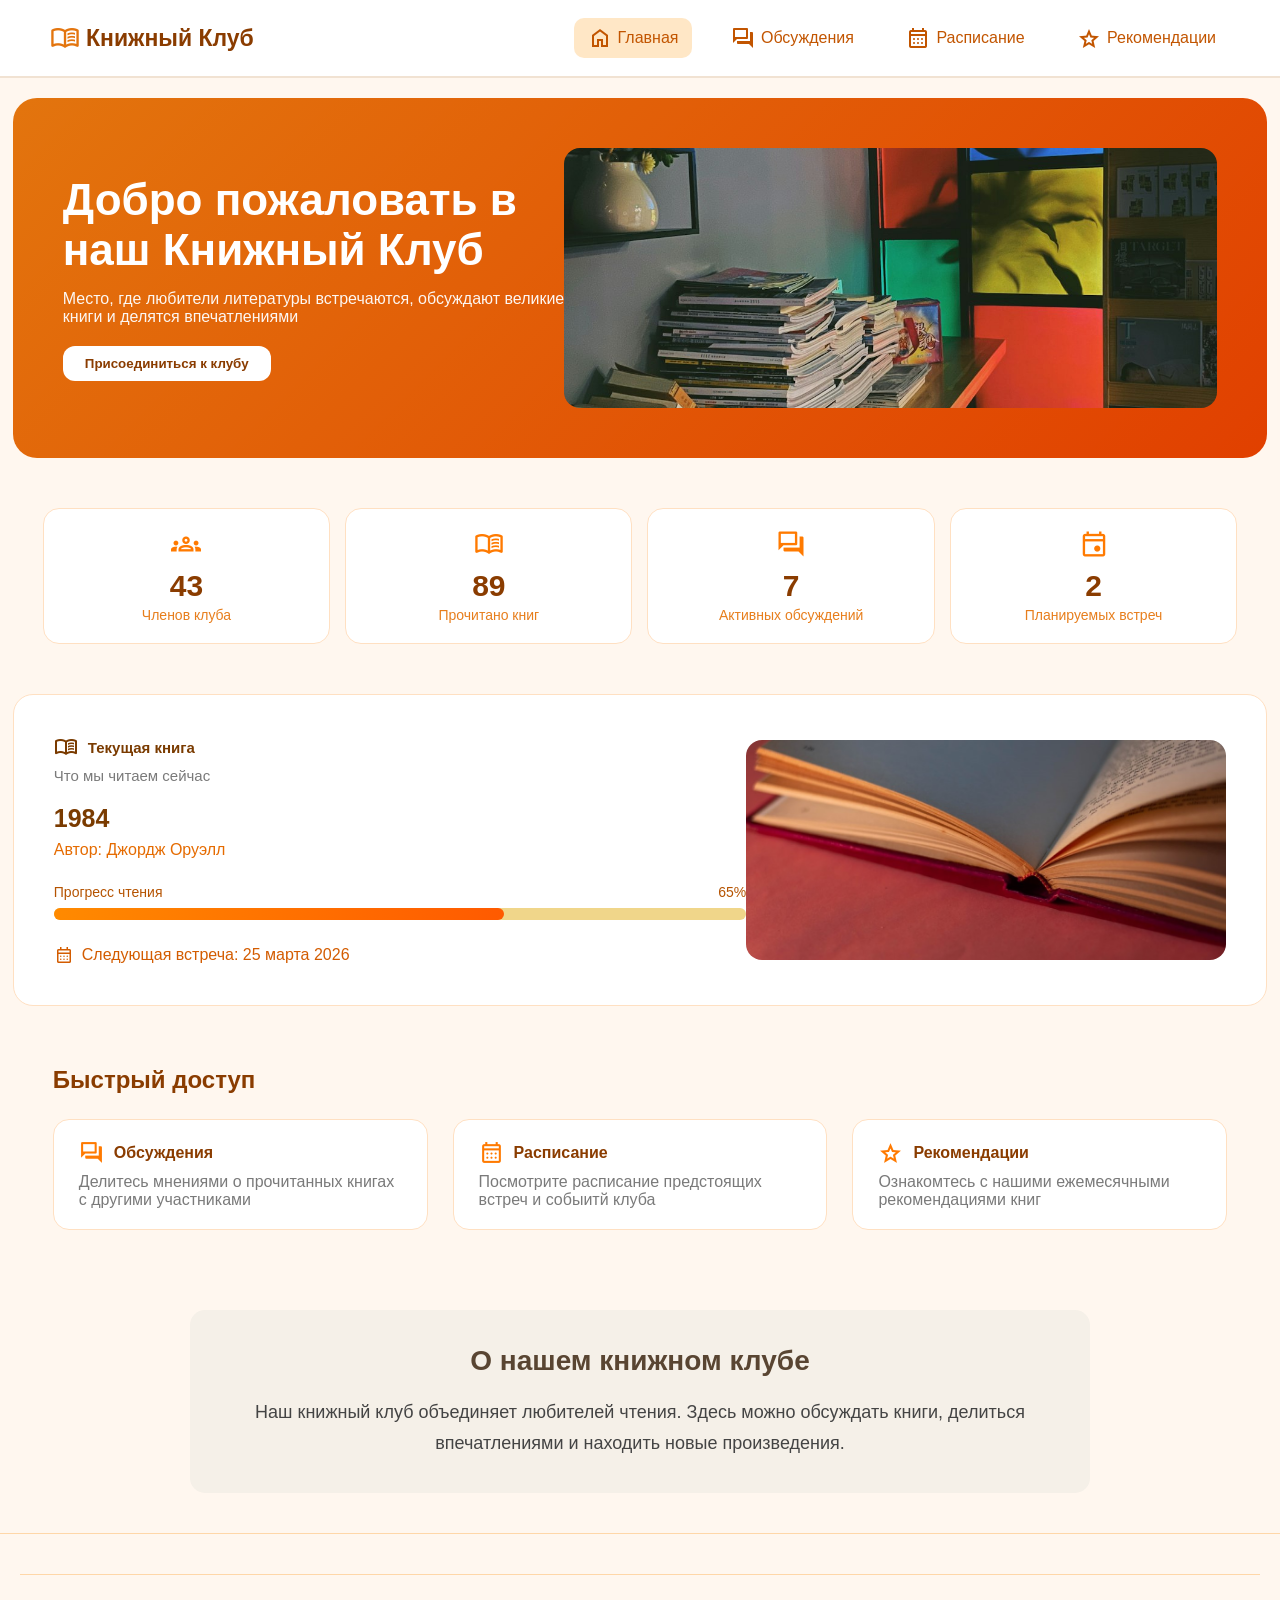
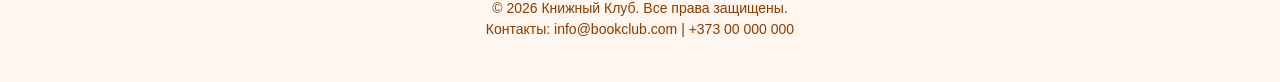
<file: BookClub/index.html>
<!DOCTYPE html>
<html lang="ru">
<head>
    <meta charset="UTF-8">
    <meta name="viewport" content="width=device-width, initial-scale=1.0">
    <title>Книжный клуб</title>
    <link rel="stylesheet" href="style.css">
    <meta name="description" content="Ежемесячные подборки книг от участников Книжного Клуба.
                                      Узнайте о лучших книгах и предложите свои рекомендации.">
    <meta name="keywords" content="книги, рекомендации, клуб, чтение, литература, современные книги, классика"> 
    <!-- Иконки -->
    <link href="https://fonts.googleapis.com/css2?family=Material+Symbols+Outlined" rel="stylesheet">
</head>

<body>

<header class="header">
    <div class="logo">
    <span class="material-symbols-outlined">menu_book</span>
    <span class="logo-text">Книжный Клуб</span>
</div>

    <nav class="nav">
        <a href="index.html" class="active">
            <span class="material-symbols-outlined">home</span>
            Главная
        </a>

        <a href="discussion.html">
            <span class="material-symbols-outlined">forum</span>
            Обсуждения
        </a>

        <a href="schedule.html">
            <span class="material-symbols-outlined">calendar_month</span>
            Расписание
        </a>

        <a href="recommendations.html">
            <span class="material-symbols-outlined">star</span>
            Рекомендации
        </a>
    </nav>
</header>


<section class="hero">
    <div class="hero-text">
        <h1>Добро пожаловать в наш Книжный Клуб</h1>
        <p>Место, где любители литературы встречаются, обсуждают великие книги и делятся впечатлениями</p>
        <!-- Кнопка теперь открывает модальное окно -->
        <button class="main-btn" onclick="openRegister()">
            Присоединиться к клубу
        </button>
    </div>

    <div class="hero-image">
        <img src="images/books.jpg" alt="Обложка-книги">
    </div>
</section>

<!-- Модальное окно регистрации -->
<div id="registerModal" class="modal">
    <div class="modal-content">
        <span class="close" onclick="closeRegister()">&times;</span>
        <h2>Регистрация в Клубе</h2>
        <input type="text" id="regName" placeholder="Имя">
        <input type="email" id="regEmail" placeholder="Email">
        <input type="password" id="regPass" placeholder="Пароль">
        <button class="submit-book" onclick="submitRegister()">Зарегистрироваться</button>
    </div>
</div>


<section class="stats">

    <div class="card">
        <span class="material-symbols-outlined icon">groups</span>
        <h2>43</h2>
        <p>Членов клуба</p>
    </div>

    <div class="card">
        <span class="material-symbols-outlined icon">menu_book</span>
        <h2>89</h2>
        <p>Прочитано книг</p>
    </div>

    <div class="card">
        <span class="material-symbols-outlined icon">forum</span>
        <h2>7</h2>
        <p>Активных обсуждений</p>
    </div>

    <div class="card">
        <span class="material-symbols-outlined icon">event</span>
        <h2>2</h2>
        <p>Планируемых встреч</p>
    </div>

</section>


<section class="current-book">

    <div class="book-info">

        <div class="book-title">
            <span class="material-symbols-outlined">menu_book</span>
            <h2>Текущая книга</h2>
        </div>

        <p class="subtitle">Что мы читаем сейчас</p>

        <h3 class="book-name">1984</h3>
        <p class="author">Автор: Джордж Оруэлл</p>

        <div class="progress-header">
            <span>Прогресс чтения</span>
            <span class="percent">65%</span>
        </div>

        <div class="progress-bar">
            <div class="progress"></div>
        </div>

        <p class="date">
            <span class="material-symbols-outlined">calendar_month</span>
            Следующая встреча: 25 марта 2026
        </p>

    </div>

    <div class="book-image">
        <img src="images/open-book.jpg" alt="Изобрадение-книги">
    </div>

</section>


<section class="quick">

    <h2>Быстрый доступ</h2>

    <div class="quick-grid">

        <a href="discussion.html" class="quick-card">
            <div class="card-header">
                <span class="material-symbols-outlined">forum</span>
                <h3>Обсуждения</h3>
            </div>
            <p>Делитесь мнениями о прочитанных книгах с другими участниками</p>
        </a>

        <a href="schedule.html" class="quick-card">
            <div class="card-header">
                <span class="material-symbols-outlined">calendar_month</span>
                <h3>Расписание</h3>
            </div>
            <p>Посмотрите расписание предстоящих встреч и собыитй клуба</p>
        </a>

        <a href="recommendations.html" class="quick-card">
            <div class="card-header">
                <span class="material-symbols-outlined">star</span>
                <h3>Рекомендации</h3>
            </div>
            <p>Ознакомтесь с нашими ежемесячными рекомендациями книг</p>
        </a>

    </div>
</section>
    </div>
</section>

<!-- Информация о книжном клубе -->
<section class="club-info">
    <h2>О нашем книжном клубе</h2>
    <p>
        Наш книжный клуб объединяет любителей
        чтения. Здесь можно обсуждать книги,
        делиться впечатлениями и находить
        новые произведения.
    </p>
</section>

<!-- Нижний колонтитул -->
<footer class="footer">
<!-- Нижний колонтитул -->
<footer class="footer">
    <div class="footer-content">
        <p>© 2026 Книжный Клуб. Все права защищены.</p>
        <p>Контакты: info@bookclub.com | +373 00 000 000</p>
    </div>
</footer>
<script src="script.js"></script>
</body>
</html>
</file>
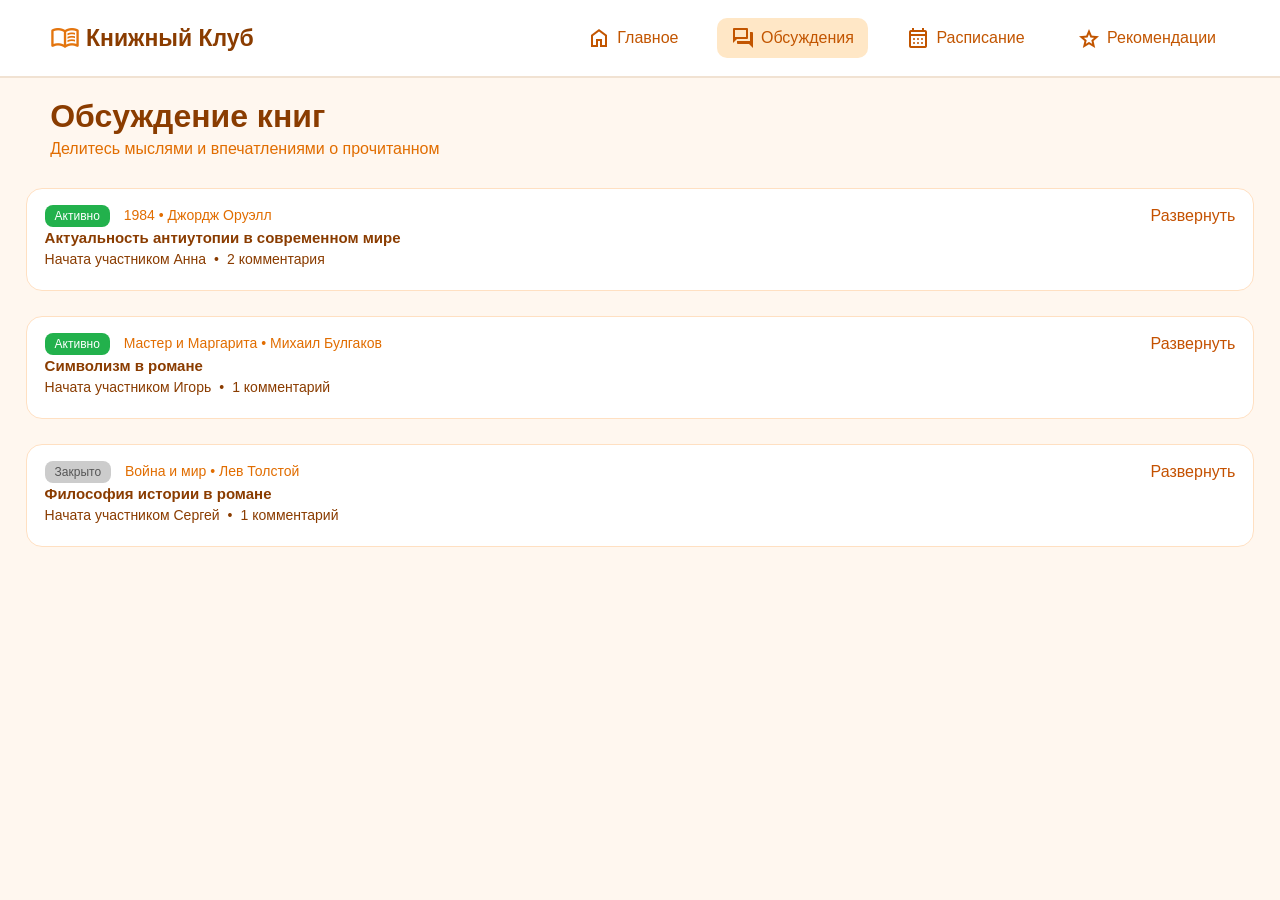
<file: BookClub/discussion.html>
<!DOCTYPE html>
<html lang="ru">
<head>
<meta charset="UTF-8">
<meta name="viewport" content="width=device-width, initial-scale=1.0">
<title>Обсуждения — Книжный Клуб</title>
<link rel="stylesheet" href="style.css">
<link href="https://fonts.googleapis.com/css2?family=Material+Symbols+Outlined" rel="stylesheet">
</head>
<body>

<header class="header">
    <div class="logo">
        <span class="material-symbols-outlined">menu_book</span>
        <span class="logo-text">Книжный Клуб</span>
    </div>

    <nav class="nav">
        <a href="index.html">
            <span class="material-symbols-outlined">home</span>
            Главное
        </a>

        <a href="discussion.html" class="active">
            <span class="material-symbols-outlined">forum</span>
            Обсуждения
        </a>

        <a href="schedule.html">
            <span class="material-symbols-outlined">calendar_month</span>
            Расписание
        </a>

        <a href="recommendations.html">
            <span class="material-symbols-outlined">star</span>
            Рекомендации
        </a>
    </nav>
</header>

<section class="discussion-page">

<h1 class="page-title">Обсуждение книг</h1>
<p class="page-subtitle">Делитесь мыслями и впечатлениями о прочитанном</p>


<!-- ===================== 1 ===================== -->

<div class="discussion-card">
<div class="card-header" onclick="toggleCard(this)">

<div>
<div class="book-line">
<span class="status active">Активно</span>
<span>1984</span>
<span class="dot">•</span>
<span>Джордж Оруэлл</span>
</div>

<h3 class="discussion-topic">
  Актуальность антиутопии в современном мире
</h3>

<div class="meta">
Начата участником Анна
<span class="dot">•</span>
2 комментария
</div>
</div>

<span class="toggle-text">Развернуть</span>
</div>


<div class="card-content">

<!-- Комментарий Анны -->
<div class="comment">
<div class="avatar">А</div>
<div class="comment-body">
<div class="comment-top">
<strong>Анна</strong>
<span>2 часа назад</span>
</div>
<p>
Как вы думаете, насколько предсказания Оруэлла оказались точными, особенно в свете современных технологий слежения?
</p>

<div class="comment-actions">
<span class="like-btn" onclick="like(this)">👍 <span>12</span></span>
<span onclick="showReply(this)">Ответить</span>
</div>

<div class="replies">

<div class="comment reply">
<div class="avatar small">Д</div>
<div class="comment-body reply-body">
<div class="comment-top">
<strong>Дмитрий</strong>
<span>1 час назад</span>
</div>
<p>
Очень точными. Концепция постоянного наблюдения через камеры и онлайн-слежку поразительно похожа.
</p>
</div>
</div>

</div>
</div>
</div>


<!-- Комментарий Елены -->
<div class="comment">
<div class="avatar">Е</div>
<div class="comment-body">
<div class="comment-top">
<strong>Елена</strong>
<span>4 часа назад</span>
</div>
<p>
Меня поразил язык «новояз». Это гениальная метафора манипуляции через язык и информацию.
</p>

<div class="comment-actions">
<span class="like-btn" onclick="like(this)">👍 <span>8</span></span>
<span onclick="showReply(this)">Ответить</span>
</div>

<div class="replies"></div>
</div>
</div>


<div class="add-comment">
<textarea placeholder="Добавьте свой комментарий..."></textarea>
<button onclick="addComment(this)">Опубликовать комментарий</button>
</div>

</div>
</div>



<!-- ===================== 2 ===================== -->

<div class="discussion-card">
<div class="card-header" onclick="toggleCard(this)">

<div>
<div class="book-line">
<span class="status active">Активно</span>
<span>Мастер и Маргарита</span>
<span class="dot">•</span>
<span>Михаил Булгаков</span>
</div>

<h3 class="discussion-topic">Символизм в романе</h3>

<div class="meta">
Начата участником Игорь
<span class="dot">•</span>
1 комментарий
</div>
</div>

<span class="toggle-text">Развернуть</span>
</div>

<div class="card-content">

<div class="comment">
<div class="avatar">И</div>
<div class="comment-body">
<div class="comment-top">
<strong>Игорь</strong>
<span>1 день назад</span>
</div>
<p>
Какие символы в романе вам показались наиболее значимыми?
</p>

<div class="comment-actions">
<span class="like-btn" onclick="like(this)">👍 <span>15</span></span>
<span onclick="showReply(this)">Ответить</span>
</div>

<div class="replies">

<div class="comment reply">
<div class="avatar small">М</div>
<div class="comment-body reply-body">
<div class="comment-top">
<strong>Мария</strong>
<span>20 часов назад</span>
</div>
<p>
Для меня это был бал сатаны. Невероятная сцена, полная символизма власти и искушения.
</p>
</div>
</div>

</div>
</div>
</div>

<div class="add-comment">
<textarea placeholder="Добавьте свой комментарий..."></textarea>
<button onclick="addComment(this)">Опубликовать комментарий</button>
</div>

</div>
</div>



<!-- ===================== 3 ===================== -->

<div class="discussion-card closed">
<div class="card-header" onclick="toggleCard(this)">

<div>
<div class="book-line">
<span class="status closed-status">Закрыто</span>
<span>Война и мир</span>
<span class="dot">•</span>
<span>Лев Толстой</span>
</div>

<h3 class="discussion-topic">Философия истории в романе</h3>

<div class="meta">
Начата участником Сергей
<span class="dot">•</span>
1 комментарий
</div>
</div>

<span class="toggle-text">Развернуть</span>
</div>

<div class="card-content">

<div class="comment">
<div class="avatar">С</div>
<div class="comment-body">
<div class="comment-top">
<strong>Сергей</strong>
<span>3 дня назад</span>
</div>
<p>
Толстой представляет уникальный взгляд на роль личности в истории. Что вы думаете о его философии?
</p>

<div class="comment-actions">
<span class="like-btn" onclick="like(this)">👍 <span>20</span></span>
<span onclick="showReply(this)">Ответить</span>
</div>

<div class="replies"></div>
</div>
</div>

</div>
</div>


</section>

<script src="script.js"></script>
</body>
</html>
</file>
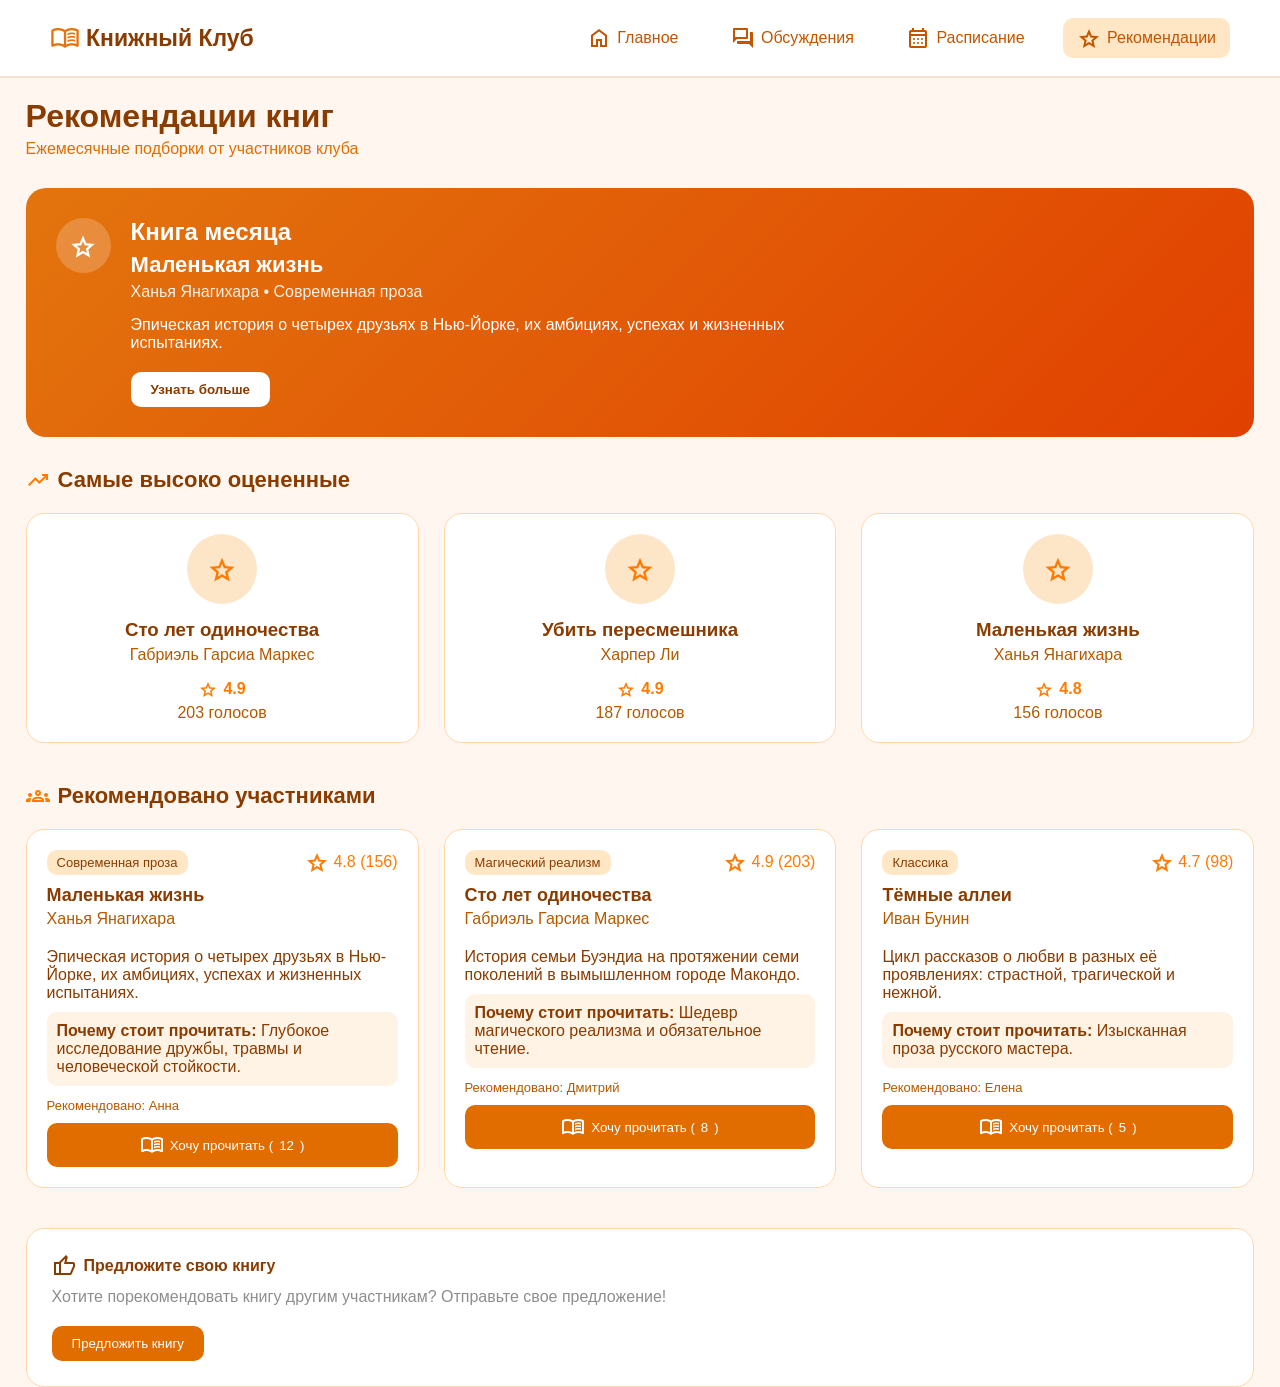
<file: BookClub/recommendations.html>
<!DOCTYPE html>
<html lang="ru">
<head>
<meta charset="UTF-8">
<meta name="viewport" content="width=device-width, initial-scale=1.0">
<title>Рекомендации — Книжный Клуб</title>
<link rel="stylesheet" href="style.css">
<link href="https://fonts.googleapis.com/css2?family=Material+Symbols+Outlined" rel="stylesheet">
</head>
<body>

<header class="header">
    <div class="logo">
        <span class="material-symbols-outlined">menu_book</span>
        <span class="logo-text">Книжный Клуб</span>
    </div>

    <nav class="nav">
        <a href="index.html">
            <span class="material-symbols-outlined">home</span>
            Главное
        </a>

        <a href="discussion.html">
            <span class="material-symbols-outlined">forum</span>
            Обсуждения
        </a>

        <a href="schedule.html">
            <span class="material-symbols-outlined">calendar_month</span>
            Расписание
        </a>

        <a href="recommendations.html" class="active">
            <span class="material-symbols-outlined">star</span>
            Рекомендации
        </a>
    </nav>
</header>


<h1 class="page-title">Рекомендации книг</h1>
<p class="page-subtitle">Ежемесячные подборки от участников клуба</p>


<section class="recommendation-page">

    <div class="book-month">

        <div class="month-icon">
            <span class="material-symbols-outlined">star</span>
        </div>

        <div class="month-content">

            <h2>Книга месяца</h2>

            <h3 class="month-book-title">Маленькая жизнь</h3>

            <p class="month-author">Ханья Янагихара • Современная проза</p>

            <p class="month-desc">
                Эпическая история о четырех друзьях в Нью-Йорке, их амбициях, успехах и жизненных испытаниях.
            </p>

            <button class="more-btn" onclick="toggleBookInfo()">
                Узнать больше
            </button>

        </div>

    </div>


    <!-- раскрывающийся блок -->
<div id="bookInfo" class="book-details">

    <div class="details-image">
        <img src="images/little-life.jpg" alt="Обложка книги Маленькая жизнь">
    </div>

    <div class="details-info">

        <h2>Маленькая жизнь</h2>

        <p>
            <span class="material-symbols-outlined">person</span>
            Автор: Ханья Янагихара
        </p>

        <p>
            <span class="material-symbols-outlined">star</span>
            Рейтинг клуба: 4.8
        </p>

        <p>
            <span class="material-symbols-outlined">menu_book</span>
            Жанр: современная проза
        </p>

        <p>
            <span class="material-symbols-outlined">groups</span>
            Прочитали: 12 участников
        </p>

    </div>

    <!-- новый блок справа -->
    <div class="book-description-block">

        <h2 class="description-title">Описание книги</h2>

        <p class="book-description-text">
            Американская писательница Ханья Янагихара создала необычный роман,
            где и о страшном, и о радостном говорится без лишнего надрыва и сентиментальности.
            Четверо друзей - талантливый архитектор Малкольм, начинающий актер Виллем, 
            уверенный в собственной неповторимости художник Джей-Би и гениальный юрист и математик Джуд 
            - пытаются добиться успеха в Нью-Йорке, но оказывается, что ни карьера, ни деньги, 
            ни слава не могут справиться с прошлым, если оно сильнее жизни…
        </p>

    </div>

</div>
</section>
<!-- Самые высоко оцененные книги -->

<section class="top-rated">

    <h2 class="top-title">
        <span class="material-symbols-outlined">trending_up</span>
        Самые высоко оцененные
    </h2>

    <div class="top-books">

        <!-- книга 1 -->
        <div class="top-book">
            <div class="top-icon">
                <span class="material-symbols-outlined">star</span>
            </div>

            <h3>Сто лет одиночества</h3>
            <p class="top-author">Габриэль Гарсиа Маркес</p>

            <p class="top-rating">
                <span class="material-symbols-outlined">star</span>
                4.9
            </p>

            <p class="top-votes">203 голосов</p>
        </div>

        <!-- книга 2 -->
        <div class="top-book">
            <div class="top-icon">
                <span class="material-symbols-outlined">star</span>
            </div>

            <h3>Убить пересмешника</h3>
            <p class="top-author">Харпер Ли</p>

            <p class="top-rating">
                <span class="material-symbols-outlined">star</span>
                4.9
            </p>

            <p class="top-votes">187 голосов</p>
        </div>

        <!-- книга 3 -->
        <div class="top-book">
            <div class="top-icon">
                <span class="material-symbols-outlined">star</span>
            </div>

            <h3>Маленькая жизнь</h3>
            <p class="top-author">Ханья Янагихара</p>

            <p class="top-rating">
                <span class="material-symbols-outlined">star</span>
                4.8
            </p>

            <p class="top-votes">156 голосов</p>
        </div>

    </div>

</section>
<!-- Рекомендовано участниками -->

<section class="members-recommend">

    <h2 class="members-title">
        <span class="material-symbols-outlined">groups</span>
        Рекомендовано участниками
    </h2>

    <div class="members-books" id="membersBooks">

        <!-- книга 1 -->
        <div class="member-book">

            <div class="genre">Современная проза</div>

            <div class="member-rating">
                <span class="material-symbols-outlined">star</span>
                4.8 (156)
            </div>

            <h3>Маленькая жизнь</h3>
            <p class="member-author">Ханья Янагихара</p>

            <p class="member-desc">
                Эпическая история о четырех друзьях в Нью-Йорке, их амбициях,
                успехах и жизненных испытаниях.
            </p>

            <div class="member-reason">
                <strong>Почему стоит прочитать:</strong>
                Глубокое исследование дружбы, травмы и человеческой стойкости.
            </div>

            <p class="recommended">Рекомендовано: Анна</p>

            <button class="read-btn" onclick="increaseInterest(this)">
                <span class="material-symbols-outlined">menu_book</span>
                Хочу прочитать (<span class="count">12</span>)
            </button>

        </div>


        <!-- книга 2 -->
        <div class="member-book">

            <div class="genre">Магический реализм</div>

            <div class="member-rating">
                <span class="material-symbols-outlined">star</span>
                4.9 (203)
            </div>

            <h3>Сто лет одиночества</h3>
            <p class="member-author">Габриэль Гарсиа Маркес</p>

            <p class="member-desc">
                История семьи Буэндиа на протяжении семи поколений
                в вымышленном городе Макондо.
            </p>

            <div class="member-reason">
                <strong>Почему стоит прочитать:</strong>
                Шедевр магического реализма и обязательное чтение.
            </div>

            <p class="recommended">Рекомендовано: Дмитрий</p>

            <button class="read-btn" onclick="increaseInterest(this)">
                <span class="material-symbols-outlined">menu_book</span>
                Хочу прочитать (<span class="count">8</span>)
            </button>

        </div>


        <!-- книга 3 -->
        <div class="member-book">

            <div class="genre">Классика</div>

            <div class="member-rating">
                <span class="material-symbols-outlined">star</span>
                4.7 (98)
            </div>

            <h3>Тёмные аллеи</h3>
            <p class="member-author">Иван Бунин</p>

            <p class="member-desc">
                Цикл рассказов о любви в разных её проявлениях:
                страстной, трагической и нежной.
            </p>

            <div class="member-reason">
                <strong>Почему стоит прочитать:</strong>
                Изысканная проза русского мастера.
            </div>

            <p class="recommended">Рекомендовано: Елена</p>

            <button class="read-btn" onclick="increaseInterest(this)">
                <span class="material-symbols-outlined">menu_book</span>
                Хочу прочитать (<span class="count">5</span>)
            </button>

        </div>

    </div>

</section>


<!-- Предложить книгу -->

<section class="suggest-book">

    <h4>
        <span class="material-symbols-outlined">thumb_up</span>
        Предложите свою книгу
    </h4>

    <p>
        Хотите порекомендовать книгу другим участникам?
        Отправьте свое предложение!
    </p>

    <button class="suggest-btn" onclick="toggleSuggestForm()">
        Предложить книгу
    </button>

    <!-- форма -->
    <div class="suggest-form" id="suggestForm">

        <input type="text" id="bookTitle" placeholder="Название книги">
        <input type="text" id="bookAuthor" placeholder="Автор">
        <input type="text" id="bookGenre" placeholder="Жанр">

        <textarea id="bookDesc" placeholder="Короткое описание"></textarea>

        <textarea id="bookReason" placeholder="Почему стоит прочитать"></textarea>

        <button class="submit-book" onclick="submitBook()">
            Отправить
        </button>

    </div>

</section>

<script src="script.js"></script>

</body>
</html>
</file>
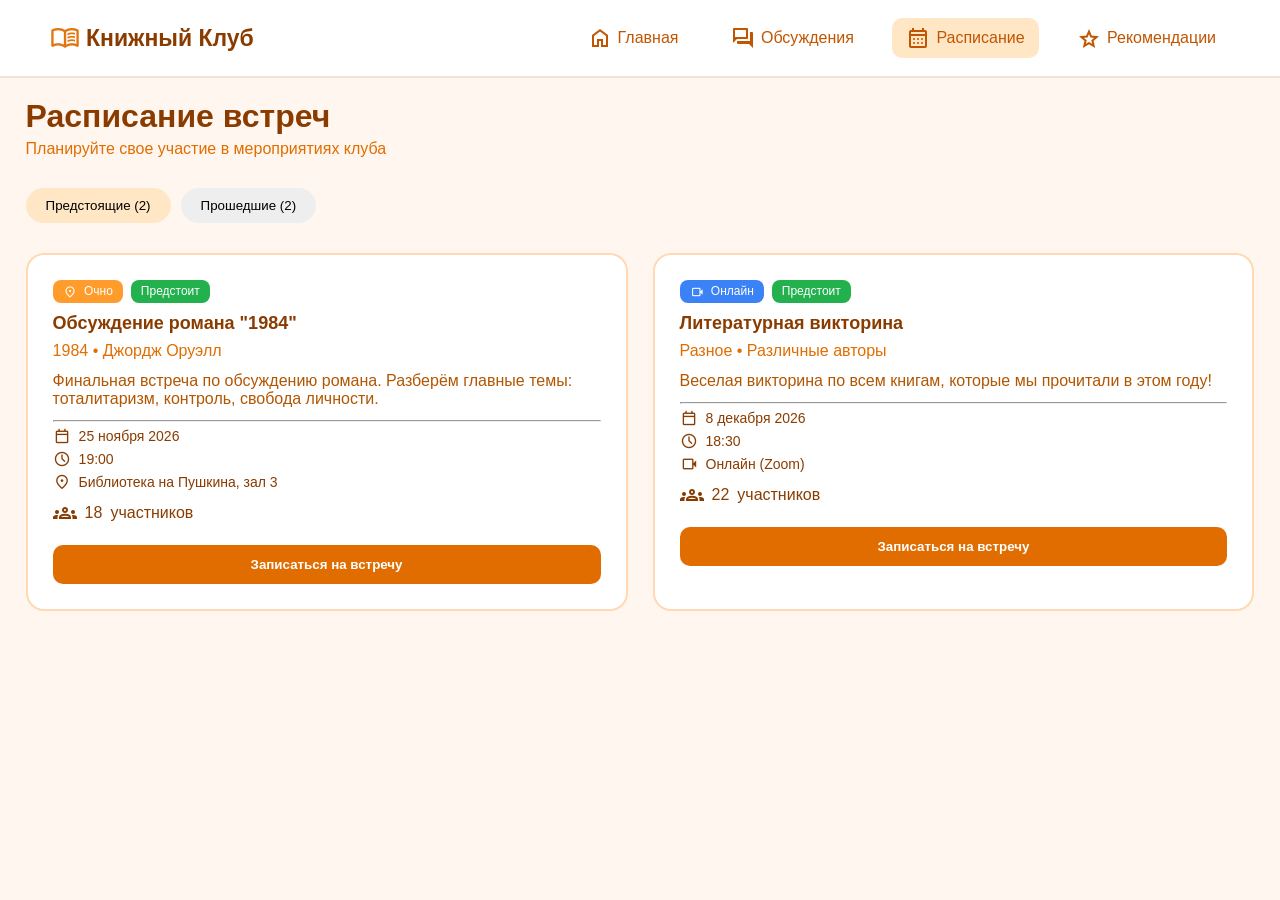
<file: BookClub/schedule.html>
<!DOCTYPE html>
<html lang="ru">
<head>
<meta charset="UTF-8">
<meta name="viewport" content="width=device-width, initial-scale=1.0">
<title>Расписание встреч</title>

<link rel="stylesheet" href="style.css">

<link href="https://fonts.googleapis.com/css2?family=Material+Symbols+Outlined" rel="stylesheet">
</head>

<body>

<header class="header">

<div class="logo">
<span class="material-symbols-outlined">menu_book</span>
<span class="logo-text">Книжный Клуб</span>
</div>

<nav class="nav">

<a href="index.html">
<span class="material-symbols-outlined">home</span>
Главная
</a>

<a href="discussion.html">
<span class="material-symbols-outlined">forum</span>
Обсуждения
</a>

<a href="schedule.html" class="active">
<span class="material-symbols-outlined">calendar_month</span>
Расписание
</a>

<a href="recommendations.html">
<span class="material-symbols-outlined">star</span>
Рекомендации
</a>

</nav>

</header>


<h1 class="page-title">Расписание встреч</h1>
<p class="page-subtitle">Планируйте свое участие в мероприятиях клуба</p>


<div class="tabs">

<button class="tab-btn active" data-tab="upcoming">
Предстоящие (2)
</button>

<button class="tab-btn" data-tab="past">
Прошедшие (2)
</button>

</div>



<div class="events active" id="upcoming">


<div class="event-card">

<div class="tags">
<span class="tag offline">
  <span class="material-symbols-outlined">location_on</span> Очно
</span>
<span class="tag soon">Предстоит</span>
</div>

<h3 class="event-title">Обсуждение романа "1984"</h3>
<p class="book">1984 • Джордж Оруэлл</p>

<p class="desc">
Финальная встреча по обсуждению романа. Разберём главные темы: тоталитаризм, контроль, свобода личности.
</p>

<hr>

<p class="meta"><span class="material-symbols-outlined">calendar_today</span> 25 ноября 2026</p>
<p class="meta"><span class="material-symbols-outlined">schedule</span> 19:00</p>
<p class="meta"><span class="material-symbols-outlined">location_on</span> Библиотека на Пушкина, зал 3</p>

<p class="participants">
<span class="material-symbols-outlined">groups</span>
<span class="count">18</span> участников
</p>

<button class="join-btn">Записаться на встречу</button>

</div>



<div class="event-card">

<div class="tags">
<span class="tag online">
  <span class="material-symbols-outlined">videocam</span> Онлайн
</span>
<span class="tag soon">Предстоит</span>
</div>

<h3 class="event-title">Литературная викторина</h3>
<p class="book">Разное • Различные авторы</p>

<p class="desc">
Веселая викторина по всем книгам, которые мы прочитали в этом году!
</p>

<hr>

<p class="meta"><span class="material-symbols-outlined">calendar_today</span> 8 декабря 2026</p>
<p class="meta"><span class="material-symbols-outlined">schedule</span> 18:30</p>
<p class="meta"><span class="material-symbols-outlined">videocam</span> Онлайн (Zoom)</p>

<p class="participants">
<span class="material-symbols-outlined">groups</span>
<span class="count">22</span> участников
</p>

<button class="join-btn">Записаться на встречу</button>

</div>

</div>



<div class="events" id="past">


<div class="event-card">

<div class="tags">
<span class="tag offline">
  <span class="material-symbols-outlined">location_on</span> Очно
</span>
</div>

<h3 class="event-title">Обсуждение "Мастера и Маргариты"</h3>
<p class="book">Мастер и Маргарита • Михаил Булгаков</p>

<p class="desc">
Разбор символизма, персонажей и главных тем романа.
</p>

<hr>

<p class="meta"><span class="material-symbols-outlined">calendar_today</span> 10 февраля 2026</p>
<p class="meta"><span class="material-symbols-outlined">schedule</span> 19:00</p>
<p class="meta"><span class="material-symbols-outlined">location_on</span> Библиотека на Пушкина</p>

<p class="participants">
<span class="material-symbols-outlined">groups</span>
20 участников
</p>

</div>



<div class="event-card">

<div class="tags">
<span class="tag online">
  <span class="material-symbols-outlined">videocam</span> Онлайн
</span>
</div>

<h3 class="event-title">Онлайн-дискуссия: Классика vs Современность</h3>
<p class="book">Разное • Различные авторы</p>

<p class="desc">
Дебаты о том, что важнее читать: классическую или современную литературу.
</p>

<hr>

<p class="meta"><span class="material-symbols-outlined">calendar_today</span> 28 января 2026</p>
<p class="meta"><span class="material-symbols-outlined">schedule</span> 20:00</p>
<p class="meta"><span class="material-symbols-outlined">videocam</span> Онлайн (Zoom)</p>

<p class="participants">
<span class="material-symbols-outlined">groups</span>
25 участников
</p>

</div>

</div>

<script src="script.js" defer></script>

</body>
</html>
</file>
<file: BookClub/style.css>
* {
    margin: 0;
    padding: 0;
    box-sizing: border-box;
    font-family: "Segoe UI", Arial, sans-serif;
}

body {
    background: #fff7ef;
    color: #3a2a1a;
}

/* ===== ГЛАВНАЯ ===== */
.header {
    display: flex;
    justify-content: space-between;
    align-items: center;
    padding: 18px 50px;
    background: white;
    border-bottom: 2px solid #f1e2d2;
}

.logo {
    display: flex;
    align-items: center;
    gap: 6px;             
}

.logo span.material-symbols-outlined {
    font-size: 30px;       /* размер иконки */
    color: #e16d00f1;      /* цвет иконки */
}

.logo-text {
    font-size: 23px;       /* размер текста */
    font-weight: 700;      /* жирность текста */
    color: #8a3c00;        /* цвет текста */
}

.nav a {
    margin-left: 20px;
    text-decoration: none;
    color: #c25500;
    font-weight: 500;
    display: inline-flex;
    align-items: center;
    gap: 6px;
    padding: 8px 14px;
    border-radius: 10px;
}

.nav a.active {
    background: #ffe7c6;
}

/* ===== Hero ===== */
.hero {
    width: 98%;                 /* ширина блока */
    margin: 20px auto;          /* центрирование */
    padding: 50px;
    border-radius: 24px;
    background: linear-gradient(135deg, #e16d00f1, #e14000);
    color: white;
    display: flex;
    justify-content: space-between;
    align-items: center;
}

.hero-text {
max-width: 55%;
}

.hero-text h1 {
    font-size: 44px;
    margin-bottom: 15px;
}

.hero-text p {
    margin-bottom: 20px;
    opacity: 0.95;
}

.main-btn {
    display: inline-block;
    background: white;
    color: #8a3c00;
    padding: 10px 22px;
    border-radius: 12px;
    text-decoration: none;
    font-weight: 600;     
    border: none;       
    cursor: pointer;
}
.main-btn:focus {
    outline: none;      
}

.hero-image {
    width: 100%;
    max-width: 760px;
    height: 260px;
    border-radius: 16px;
    overflow: hidden;
}

.hero-image img {
    width: 100%;
    height: 100%;
    object-fit: cover;
}

/* ===== Статистика ===== */
.stats {
    width: 98%;                 /* ширина совпадает с hero */
    margin: 20px auto;          /* центрирование */
    display: flex;
    justify-content: center;
    gap: 15px;
    padding: 30px;
}

.card {
    background: white;
    padding: 20px;
    border-radius: 16px;
    text-align: center;
    width: 500px;               /* ширина карточки */
    border: 1px solid #ffe0c2;
}

.card h2 {
    color: #8a3c00;
    font-size: 30px;
}

.material-symbols-outlined.icon {
    font-size: 30px; 
    color: #ff7a00;
    margin-bottom: 10px;
}

.card p {
    font-size: 14px;        
    color: #e46e00e3;        
    font-weight: 500;      
    margin-top: 4px;        
}

/* ===== Текущая книга ===== */
.current-book {
    width: 98%;
    margin: 20px auto;
    padding: 40px;
    border-radius: 20px;
    background: white;              
    border: 1px solid #ffe0c2;       
    display: flex;
    justify-content: space-between;
    align-items: center;
}

/* Левая часть */
.book-info {
    width: 65%;
}

/* Заголовок с иконкой */
.book-title {
    display: flex;
    align-items: center;
    gap: 10px;
}

.book-title h2 {
    margin: 0;
    font-size: 15px;
    color: #7a3b00;
}

.book-title .material-symbols-outlined {
    color: #7a3b00;
    font-size: 24px;
}

/* Подзаголовок */
.subtitle {
    margin-top: 8px;
    font-size: 15px;
    color: #7a7a7a;
}

/* Название книги */
.book-name {
    margin-top: 20px;
    font-size: 25px;
    color: #7a3b00;
}

/* Автор */
.author {
    margin-top: 8px;
    font-size: 16px;
    color: #e56b00;
}

/* Прогресс заголовок */
.progress-header {
    margin-top: 25px;
    display: flex;
    justify-content: space-between;
    font-size: 14px;
    color: #b55300;
}

.percent {
    font-weight: 500;
}

/* Полоса прогресса */
.progress-bar {
    height: 12px;
    background: #f0d68a;
    border-radius: 10px;
    margin-top: 8px;
}

.progress {
    width: 65%;
    height: 100%;
    background: linear-gradient(to right, #ff8a00, #ff5a00);
    border-radius: 10px;
}

/* Дата */
.date {
    margin-top: 25px;
    display: flex;
    align-items: center;
    gap: 8px;
    color: #d35c00;
    font-size: 16px;
}

.date .material-symbols-outlined {
    font-size: 20px;
}

/* Картинка */
.book-image {
    width: 100%; 
    max-width: 480px;
    height: 220px;
    border-radius: 16px;
    overflow: hidden;
}

.book-image img {
    width: 100%;
    height: 100%;
    object-fit: cover;
}
/* ===== Быстрый доступ ===== */
.quick {
    width: 98%;
    margin: 20px auto;
    padding: 40px;
    text-align: left;       /* заголовок блока слева */
}

.quick h2 {
    margin-bottom: 25px;
    color: #8a3c00;        /* цвет заголовка блока */
}

.quick-grid {
    display: flex;
    gap: 25px;
}

/* Карточка */
.quick-card {
    background: white;
    padding: 20px 25px;
    border-radius: 16px;
    width: 100%;
    max-width: 500px;
    border: 1px solid #ffe0c2;
    text-decoration: none;
    color: #3a2a1a;
    transition: 0.25s;
}

.quick-card:hover {
    transform: translateY(-6px);
    box-shadow: 0 8px 20px rgba(0,0,0,0.08);
}

/* Шапка карточки: иконка + заголовок */
.quick-card .card-header {
    display: flex;           /* иконка и заголовок в ряд */
    align-items: center;     /* вертикальное выравнивание */
    gap: 10px;               /* расстояние между иконкой и заголовком */
    margin-bottom: 8px;      /* отступ под шапкой */
}

.quick-card .card-header .material-symbols-outlined {
    font-size: 25px;         /* размер иконки */
    color: #ff7a00;          /* цвет иконки */
}

.quick-card h3 {
    margin: 0;
    font-size: 16px;
    color: #8a3c00;
}


.quick-card p {
    margin: 0;
    font-size: 16px;
    color: #7a7a7a;
}

/* ===== ОБСУЖДЕНИЯ ===== */

.page-title{
color:#8a3c00;
font-size:32px;
margin:20px 0 5px 2%;
}

.page-subtitle{
color:#e16d00;
margin-left:2%;
margin-bottom:30px;
}

.discussion-page{
width:96%;
margin:auto;
}

.discussion-card{
background:white;
border:1px solid #ffe0c2;
border-radius:16px;
margin-bottom:25px;
overflow:hidden;
}

.discussion-card .card-header{
display:flex;
justify-content:space-between;
padding:18px;
cursor:pointer;
}

.book-line{
font-size:14px;
margin-bottom:6px;
color:#e16d00;
}

.discussion-topic{
font-size:15px; /* Размер текста темы */
color:#8a3c00; /* Цвет темы */
margin:5px 0; /* Отступ сверху и снизу */
font-weight:600; /* Толщина */
}
.status{
padding:4px 10px;
border-radius:8px;
font-size:12px;
margin-right:10px;
}

.status.active{
background:#22b14c;
color:white;
}

.status.closed-status{
background:#ccc;
color:#555;
}

.meta{
display:flex;
align-items:center;
gap:8px;
font-size:14px;
margin:5px 0;
color:#8a3c00;
}

.toggle-text{
color:#c45100;
}

.card-content{
display:none;
padding:20px;
border-top:1px solid #e2c9a7;
}

.comment{
display:flex;
margin-bottom:20px;
}

.avatar{
width:45px;
height:45px;
border-radius:50%;
background:#ffbf36;
display:flex;
align-items:center;
justify-content:center;
margin-right:15px;
}

.avatar.small{
width:35px;
height:35px;
background:#ffd373;
}

.comment-body{
background:#fff7ef;
padding:15px;
border-radius:12px;
width:100%;
color:#8a3c00;
}

.reply-body{
background:white;
}

.comment-top{
color:#8a3c00;
display:flex;
justify-content:space-between;
font-size:14px;
margin-bottom:5px;
}

.comment-actions{
margin-top:8px;
color:#c45100;
font-size:14px;
}

.comment-actions span{
margin-right:15px;
cursor:pointer;
}

.reply{
margin-left:30px;
margin-top:10px;
}

.add-comment textarea{
width:100%;
height:80px;
border:1px solid #e2c9a7;
border-radius:10px;
padding:10px;
margin:10px 0;
}

.add-comment button{
background:#d85c00;
color:white;
border:none;
padding:10px 20px;
border-radius:10px;
cursor:pointer;
}

/* ===== РАСПИСАНИЕ ===== */

.tabs{
display:flex;
gap:10px;
margin:20px 2%;
}

.tab-btn{
border:none;
padding:10px 20px;
border-radius:20px;
background:#eee;
cursor:pointer;
font-weight:500;
}

.tab-btn.active{
background:#ffe7c6;
}

.events{
display:none;
margin:30px 2%;
gap:25px;
}

.event-title {
  font-size: 18px;   /* размер текста */
  color: #8a3c00;    /* цвет текста */
  font-weight: 600;   /* жирность */
  margin-bottom: 8px; /* отступ снизу */
}

.events.active{
display:flex;
}

.event-card{
background:white;
border:2px solid #ffd9b3;
border-radius:18px;
padding:25px;
width:50%;
}

.tags{
display:flex;
gap:8px;
margin-bottom:10px;
}

.tag{
padding:4px 10px;
border-radius:8px;
font-size:12px;
color:white;
}
.tag .material-symbols-outlined {
  font-size: 14px;
  vertical-align: middle; 
  margin-right: 4px;       
}

.tag.offline{
background:#ff9c2b;
}

.tag.online{
background:#3b82f6;
}

.tag.soon{
background:#22b14c;
}

.book{
color:#e16d00;
margin-bottom:12px;
}

.desc{
margin-bottom:12px;
color:#b25600;
}

.meta .material-symbols-outlined{
font-size:18px;
}

.participants{
margin:10px 0;
display:flex;
align-items:center;
gap:8px;
color:#8a3c00;
}

.join-btn{
margin-top:10px;
width:100%;
padding:12px;
border:none;
border-radius:10px;
background:#e16d00;
color:white;
font-weight:600;
cursor:pointer;
}

.join-btn:hover{
background:#c45100;
}

/* ===== РЕКОМЕНДАЦИИ ===== */

.recommendation-page {
    width: 96%;
    margin: auto;
}

/* оранжевая карточка */
.book-month {
    background: linear-gradient(135deg, #e16d00f1, #e14000);
    border-radius: 20px;
    padding: 30px;
    display: flex;
    align-items: flex-start;
    gap: 20px;
    color: white;
    margin-bottom: 20px;
}

.month-icon {
    width: 55px;
    height: 55px;
    border-radius: 50%;
    background: rgba(255, 255, 255, 0.2);
    display: flex;
    align-items: center;
    justify-content: center;
}

.month-icon .material-symbols-outlined {
    font-size: 28px;
}

.month-content h2 {
    margin-bottom: 6px;
}

.month-book-title {
    font-size: 22px;
    margin-bottom: 5px;
}

.month-author {
    opacity: 0.9;
    margin-bottom: 15px;
}

.month-desc {
    margin-bottom: 20px;
    max-width: 700px;
}

/* кнопка "Узнать больше" */
.more-btn {
    background: white;
    color: #8a3c00;
    border: none;
    outline: none; /* убираем черную рамку */
    padding: 10px 20px;
    border-radius: 10px;
    font-weight: 600;
    cursor: pointer;
}

.more-btn:hover {
    opacity: 0.9;
}

/* раскрывающийся блок */
.book-details {
    display: none; /* скрыт по умолчанию */
    background: white;
    border: 1px solid #ffe0c2;
    border-radius: 18px;
    padding: 30px;
    gap: 30px;
    align-items: flex-start; /* чтобы текст был сверху */
    margin-bottom: 40px;
}

/* активный блок */
.book-details.active {
    display: flex;
}

/* картинка с тенью */
.details-image img {
    width: 230px;
    border-radius: 12px;
    box-shadow: 0 4px 12px rgba(0, 0, 0, 0.15);
}

/* текст справа от картинки */
.details-info {
    display: flex;
    flex-direction: column;
    gap: 10px;
}

/* заголовки и базовые данные */
.details-info h2 {
    color: #8a3c00;
    margin-bottom: 15px;
}

.details-info p {
    display: flex;
    align-items: center;
    gap: 8px;
    margin-bottom: 8px;
    color: #8a3c00;
}
/* новый блок "Описание" */
.description-title {
    font-size: 22px;
    margin-bottom: 10px;
    color: #8a3c00;
}

.book-description-text {
    margin-top: 8px;
    line-height: 1.7;
    color:#8a3c00;
    max-width: 850px;
}
.details-info .material-symbols-outlined {
    color: #ff7a00;
    font-size: 20px;
}
/*---- самые высоко оценёные---- */

.top-rated {
    width: 96%;
    margin: auto;
    margin-top: 30px;
}

.top-title {
    font-size: 22px;
    color: #8a3c00;
    margin-bottom: 20px;
    display: flex;
    align-items: center;
    gap: 8px;
}

.top-title .material-symbols-outlined {
    color: #ff7a00;
}

.top-books {
    display: grid;
    grid-template-columns: repeat(3, 1fr);
    gap: 25px;
}
/* При наведении на каждую книгу создаём тень */
.top-book:hover {
    box-shadow: 0 1px 10px rgba(138, 138, 138, 0.25); 
    transition: all 0.3s ease; 
}

.top-book {
    background: white;
    border: 1px solid #ffd7a8;
    border-radius: 18px;
    padding: 20px;
    text-align: center;
}

.top-icon {
    width: 70px;
    height: 70px;
    background: #fde6c8;
    border-radius: 50%;
    display: flex;
    align-items: center;
    justify-content: center;
    margin: auto;
    margin-bottom: 15px;
}

.top-icon .material-symbols-outlined {
    font-size: 30px;
    color: #ff7a00;
}

.top-book h3 {
    color: #8a3c00;
    margin-bottom: 5px;
}

.top-author {
    color: #b35a00;
    margin-bottom: 15px;
}

.top-rating {
    display: flex;
    justify-content: center;
    align-items: center;
    gap: 5px;
    color: #ff7a00;
    font-weight: 600;
    margin-bottom: 5px;
}

.top-rating .material-symbols-outlined {
    font-size: 20px;
}

.top-votes {
    color: #b35a00;
}
/* --- Рекомендовано участниками --- */

.members-recommend{
    width:96%;
    margin:auto;
    margin-top:40px;
}

.members-title{
    font-size:22px;
    color:#8a3c00;
    display:flex;
    align-items:center;
    gap:8px;
    margin-bottom:20px;
}

.members-title .material-symbols-outlined{
    color:#ff7a00;
}

.members-books{
    display:grid;
    grid-template-columns:repeat(3,1fr);
    gap:25px;
}

.member-book{
    background:white;
    border:1px solid #ffd7a8;
    border-radius:18px;
    padding:20px;
}

.member-book h3 {
    color: #8a3c00;      
    font-size: 18px;       
    margin-bottom: 4px;    
    font-weight: 700;      
} 

.member-book:hover{
    box-shadow:0 1px 10px rgba(138,138,138,0.25);
    transition:0.3s;
}

.genre{
    background:#ffe7c6;
    color:#8a3c00;
    display:inline-block;
    padding:5px 10px;
    border-radius:10px;
    font-size:13px;
    margin-bottom:10px;
}

.member-rating{
    float:right;
    display:flex;
    align-items:center;
    gap:4px;
    color:#ff7a00;
}

.member-author{
    color:#b35a00;
    margin-bottom:20px;
}

.member-desc{
    margin-bottom:10px;
    color:#8a3c00;
}

.member-reason{
    background:#fff3e6;
    padding:10px;
    border-radius:10px;
    margin-bottom:12px;
    color:#8a3c00;
}

.recommended{
    color:#b35a00;
    margin-bottom:10px;
    font-size:13px;
}

.read-btn{
    width:100%;
    background:#e16d00;
    border:none;
    color:white;
    padding:10px;
    border-radius:10px;
    cursor:pointer;
    display:flex;
    justify-content:center;
    align-items:center;
    gap:6px;
}

.read-btn:hover{
    opacity:0.9;
}

/* --- предложить книгу --- */

.suggest-book{
    width:96%;
    margin:auto;
    margin-top:40px;
    background:white;
    border:1px solid #ffd7a8;
    border-radius:18px;
    padding:25px;
}

.suggest-book h4{
    color:#8a3c00;
    display:flex;
    align-items:center;
    gap:8px;
}

.suggest-book p{
    margin:10px 0 20px 0;
    color:#8e8e8e;
}

.suggest-btn{
    background:#e16d00;
    color:white;
    border:none;
    padding:10px 20px;
    border-radius:10px;
    cursor:pointer;
}

.suggest-form{
    display:none;
    margin-top:20px;
    flex-direction:column;
    gap:10px;
}

.suggest-form input,
.suggest-form textarea{
    padding:10px;
    border-radius:10px;
    border:1px solid #ffd7a8;
}

.suggest-form textarea{
    min-height:80px;
}

.submit-book{
background:#e16d00;
border:none;
color:white;
padding:10px 45px;
border-radius:10px;
cursor:pointer;
width:fit-content;
}

.read-btn:disabled{
opacity:0.7;
cursor:default;
}

button{
outline:none;
}

/* Нижний колонтитул */
.footer {
    color: #8a3c00;
    text-align: center;
    padding: 20px;
    margin-top: 20px;
    border-top: 1px solid #ffd7a8;
}

.footer .footer-content p {
    margin: 5px 0;
    font-size: 14px;
}
/* ===== Адаптивность для планшетов и мобильных устройств ===== */

/* Планшеты и маленькие ноутбуки */
@media (max-width: 1024px) {
    .top-books, .members-books {
        grid-template-columns: repeat(2, 1fr); /* 2 колонки вместо 3 */
        gap: 20px;
    }

    .book-month {
        flex-direction: column; /* картинка и текст становятся вертикально */
        align-items: center;
        text-align: center;
    }

    .book-details {
        flex-direction: column; /* раскрывающийся блок тоже вертикально */
        gap: 20px;
    }

    .details-image img {
        width: 100%;
        max-width: 300px; /* ограничение, чтобы картинка не была слишком большой */
    }
}

/* Мобильные телефоны */
@media (max-width: 768px) {
    .top-books, .members-books {
        grid-template-columns: 1fr; /* 1 колонка */
        gap: 15px;
    }

    .month-book-title, .member-book h3 {
        font-size: 16px; /* уменьшаем размер заголовков */
    }

    .month-author, .member-author {
        font-size: 14px;
    }

    .more-btn, .read-btn, .suggest-btn {
        padding: 8px 15px; /* уменьшаем кнопки */
    }

    .book-description-text {
        font-size: 14px;
    }

    .book-month, .book-details {
        gap: 15px;
    }
}

/* Малые экраны, телефоны узкие */
@media (max-width: 480px) {
    .suggest-form input, .suggest-form textarea {
        width: 100%; /* форма занимает всю ширину контейнера */
    }

    .book-description-text {
        line-height: 1.5;
    }

    .month-desc, .member-desc {
        font-size: 13px;
    }

    .details-info p {
        font-size: 13px;
    }

    .footer .footer-content p {
        font-size: 12px;
    }

    .read-btn, .more-btn, .suggest-btn {
        font-size: 13px;
    }
}

/* ===== Модальное окно ===== */
.modal {
    display: none; /* скрыто по умолчанию */
    position: fixed;
    z-index: 1000;
    left: 0;
    top: 0;
    width: 100%;
    height: 100%;
    overflow: auto;
    background: rgba(0,0,0,0.5);
}

.modal-content {
    background: white;
    margin: 10% auto;
    padding: 20px;
    border-radius: 15px;
    max-width: 400px;
    text-align: center;
}

.modal input {
    width: 90%;
    padding: 10px;
    margin: 10px 0;
    border-radius: 10px;
    border: 1px solid #ffd7a8;
}

.modal button {
    background: #e16d00;
    color: white;
    border: none;
    padding: 10px 20px;
    border-radius: 10px;
    cursor: pointer;
}

.close {
    float: right;
    font-size: 24px;
    cursor: pointer;
}

/* Адаптация под мобильные */
@media (max-width: 768px) {
    .modal-content {
        margin: 20% 10px;
    }
    .modal input {
        width: 95%;
    }
}
/* ===== АДАПТАЦИЯ ГЛАВНОЙ СТРАНИЦЫ ===== */

@media (max-width: 768px) {

    /* шапка */
    .header {
        flex-direction: column;
        gap: 10px;
        padding: 15px;
    }

    .nav {
        display: flex;
        flex-wrap: wrap;
        justify-content: center;
    }

    /* hero */
    .hero {
        flex-direction: column;
        padding: 25px;
        text-align: center;
    }

    .hero-text {
        width: 100%;
    }

    .hero-text h1 {
        font-size: 26px;
    }

    .hero-image {
        width: 100%;
        height: 180px;
        margin-top: 15px;
    }

    /* статистика */
    .stats {
        flex-direction: column;
        padding: 20px;
    }

    .card {
        width: 100%;
    }

    /* текущая книга */
    .current-book {
        flex-direction: column;
        gap: 20px;
        padding: 25px;
    }

    .book-info {
        width: 100%;
    }

    .book-image {
        width: 100%;
        height: 180px;
    }

    /* быстрый доступ */
    .quick-grid {
        flex-direction: column;
    }

    .quick-card {
        width: 100%;
    }

}
/* ===== МОБИЛЬНОЕ МЕНЮ СНИЗУ ===== */

@media (max-width: 768px) {

    .header {
        flex-direction: column;
        padding: 12px;
    }

    /* навигация становится нижней панелью */
    .nav {
        position: fixed;
        bottom: 0;
        left: 0;
        width: 100%;
        background: white;
        border-top: 1px solid #ffd7a8;

        display: flex;
        justify-content: space-around;
        align-items: center;

        padding: 8px 0;
        z-index: 1000;
    }

    .nav a {
        flex-direction: column;
        font-size: 12px;
        margin: 0;
        gap: 2px;
    }

    .nav a .material-symbols-outlined {
        font-size: 20px;
    }

    /* чтобы контент не прятался под меню */
    body {
        padding-bottom: 70px;
    }

}
/* ===== МОБИЛЬНОЕ РАСПИСАНИЕ ===== */

@media (max-width: 768px) {

    .events.active {
        flex-direction: column;
    }

    .event-card {
        width: 100%;
    }

}



/* Оформление раздела о книжном клубе */
.club-info {
    max-width: 900px;
    margin: 40px auto;
    padding: 35px;
    background-color: #f5f0e8;
    border-radius: 15px;
    text-align: center;
}

.club-info h2 {
    font-size: 28px;
    color: #594532;
    margin-bottom: 20px;
}

.club-info p {
    font-size: 18px;
    line-height: 1.7;
    color: #444;
}

/* Адаптация для мобильных экранов */
@media (max-width: 600px) {
    .club-info {
        margin: 20px 15px;
        padding: 20px;
    }

    .club-info h2 {
        font-size: 23px;
    }

    .club-info p {
        font-size: 16px;
    }
}
</file>
